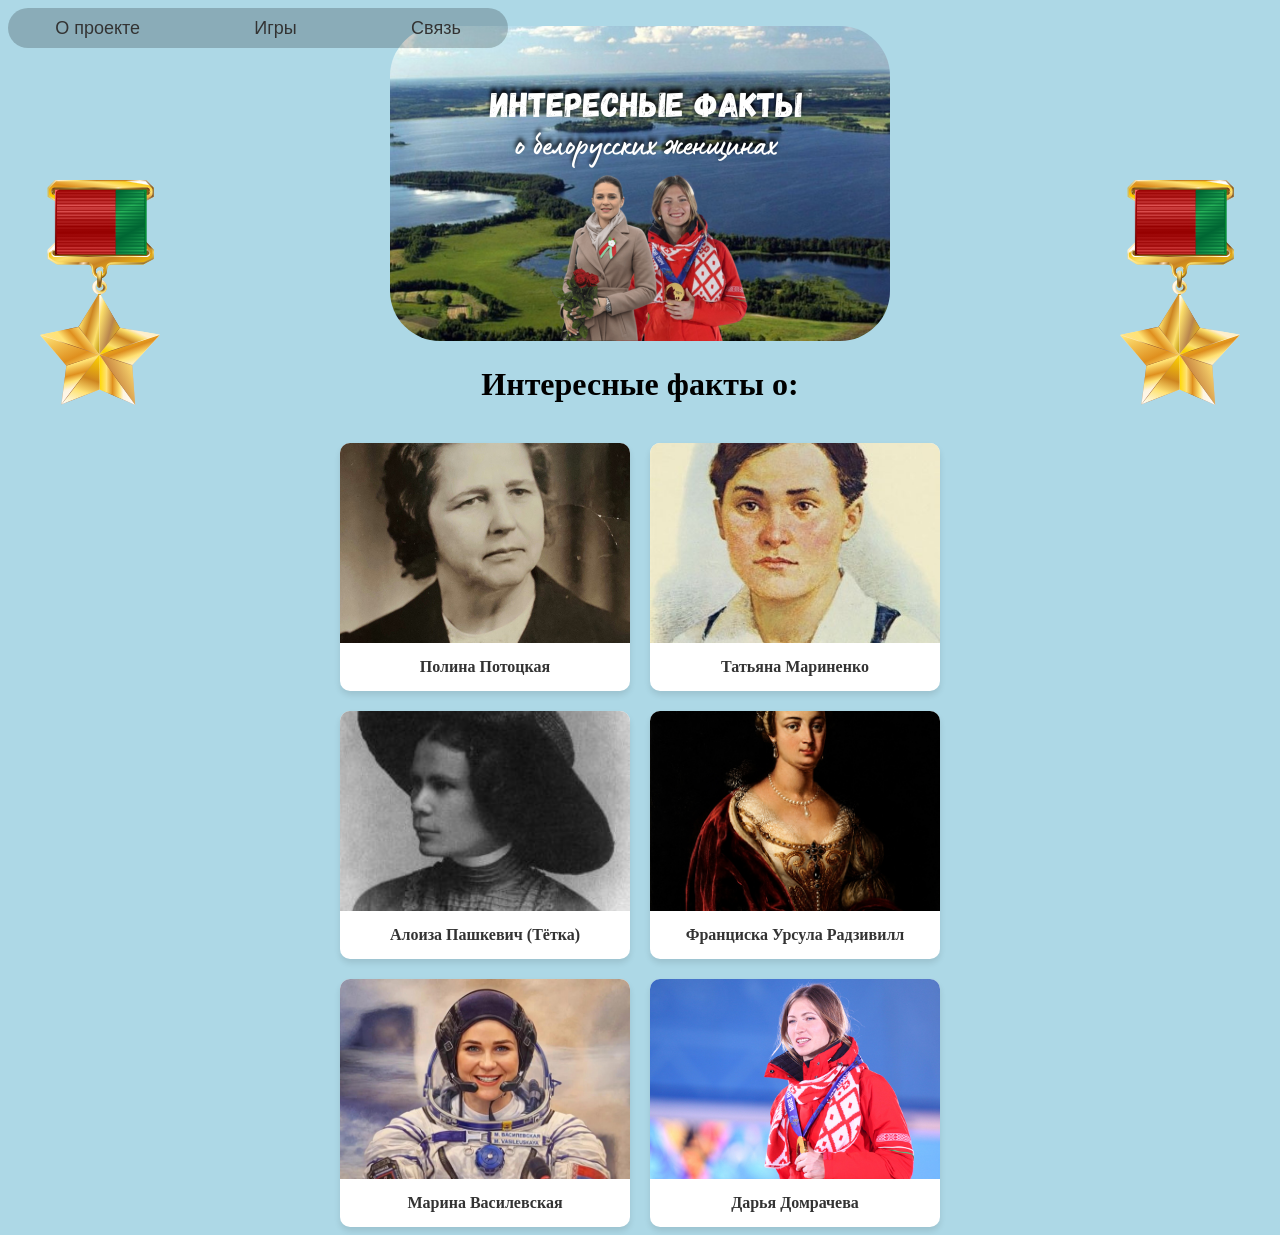
<file: index.html>
<!DOCTYPE html>
<html>
<head>
	<meta charset="utf-8">
	<meta name="viewport" content="width=device-width, initial-scale=1">
	<link rel="stylesheet" type="text/css" href="style.css">
	<title>Белорусские женщины</title>
</head>
<body>
<header class="header">
    <img src="img/1.svg" alt="Левый фонарь" class="lantern left">
    <img src="img/1.svg" alt="Правый фонарь" class="lantern right">

    <nav class="menu">
        <a class="a" href="o_proekte.html">О проекте</a> 
        <a class="a" href="games.html">Игры</a>
        <a class="a" href="svyaz.html">Связь</a>
    </nav>
</header>

  <br>

	<center><img src="img/70.png" class="img">
	<h1>Интересные факты о:</h1>
	<br>

	
<div class="grid-container" id="photoGrid">
        <!-- Ячейки будут добавлены через JavaScript -->
    </div>
	</center>
	<!-- Кнопка для открытия меню -->




</body>
<script src="js.js"></script>
</html>
</file>
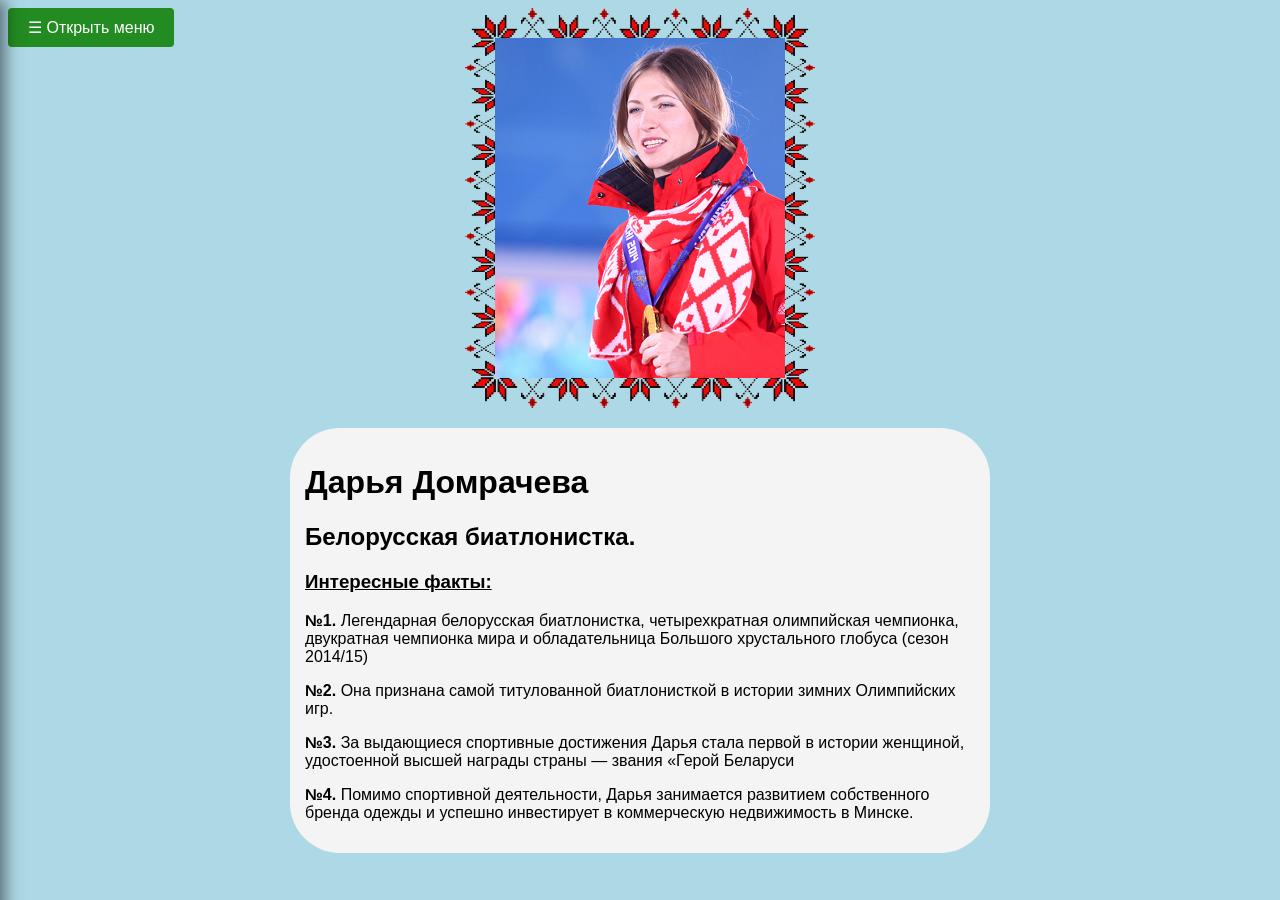
<file: DarDom.html>
<!DOCTYPE html>
<html>
<head>
	<meta charset="utf-8">
	<meta name="viewport" content="width=device-width, initial-scale=1">
	<link rel="stylesheet" type="text/css" href="polly.css">
	<title></title>
</head>
<body>
	 <title>Слайдер с текстом</title>
</head>
<body>
<header><button class="menu-open-btn">☰ Открыть меню</button>

<!-- Само выезжающее меню --><div class="side-menu" id="sideMenu">
  <button class="menu-close-btn">&times;</button>
  <nav class="menu-links">
    <a href="index.html">⬅Главная</a>
    <a href="#">О проекте</a>
    <a href="Games.html">Игры</a>
    
  </nav>
</div>

<!-- Затемнение заднего фона (оверлей) -->
<div class="menu-overlay" id="menuOverlay"></div></header>
<div class="container">
    <!-- Верхняя часть: Слайдер -->
    <div class="slider">
       <center> <div class="slides">
            <img src="img/5.jpg" class="active" alt="Фото 1">
            <img src="img/21.jpg" alt="Фото 2">
            <img src="img/22.jpg" alt="Фото 3">
            <img src="img/23.jpg" alt="Фото 4">
            <img src="img/24.jpg" alt="Фото 5">

        </div></center>
    </div>

    <!-- Нижняя часть: Постоянный текст -->
    <div class="static-text">
        <h1>Дарья Домрачева</h1>
        <h2>Белорусская биатлонистка.</h2>
        <h3><u>Интересные факты:</u></h3>
        <p><b>№1.</b> Легендарная белорусская биатлонистка, четырехкратная олимпийская чемпионка, двукратная чемпионка мира и обладательница Большого хрустального глобуса (сезон 2014/15)</p>
        <p><b>№2.</b> Она признана самой титулованной биатлонисткой в истории зимних Олимпийских игр.</p>
        <p><b>№3.</b> За выдающиеся спортивные достижения Дарья стала первой в истории женщиной, удостоенной высшей награды страны — звания «Герой Беларуси</p>
        <p><b>№4.</b> Помимо спортивной деятельности, Дарья занимается развитием собственного бренда одежды и успешно инвестирует в коммерческую недвижимость в Минске.</p>
    </div>
</div>

</body>
<script src="polly.js"></script>
</html>
</file>
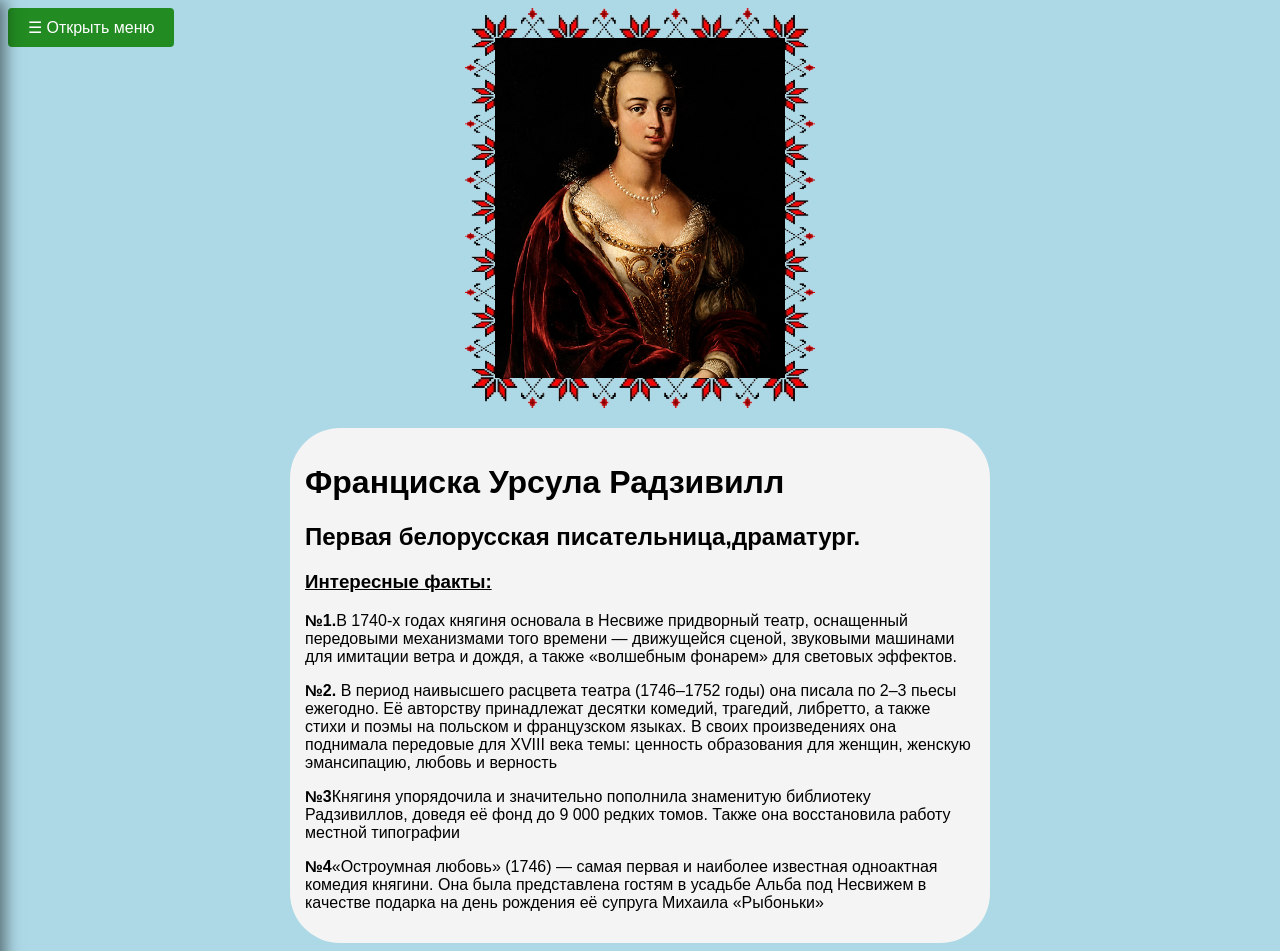
<file: FrUrsh.html>
<!DOCTYPE html>
<html>
<head>
	<meta charset="utf-8">
	<meta name="viewport" content="width=device-width, initial-scale=1">
	<link rel="stylesheet" type="text/css" href="polly.css">
	<title></title>
</head>
<body>
	 <title>Слайдер с текстом</title>
</head>
<body>
<header><button class="menu-open-btn">☰ Открыть меню</button>

<!-- Само выезжающее меню --><div class="side-menu" id="sideMenu">
  <button class="menu-close-btn">&times;</button>
  <nav class="menu-links">
    <a href="index.html">⬅Главная</a>
    <a href="#">О проекте</a>
    <a href="Games.html">Игры</a>
    
  </nav>
</div>

<!-- Затемнение заднего фона (оверлей) -->
<div class="menu-overlay" id="menuOverlay"></div></header>
<div class="container">
    <!-- Верхняя часть: Слайдер -->
    <div class="slider">
       <center> <div class="slides">
            <img src="img/16.jpg" class="active" alt="Фото 1">
            <img src="img/15.jpg" alt="Фото 2">
            <img src="img/14.jpg" alt="Фото 3">

        </div></center>
    </div>

    <!-- Нижняя часть: Постоянный текст -->
    <div class="static-text">
        <h1>Франциска Урсула Радзивилл</h1>
        <h2>Первая белорусская писательница,драматург.</h2>
        <h3><u>Интересные факты:</u></h3>
        <p><b>№1.</b>В 1740-х годах княгиня основала в Несвиже придворный театр, оснащенный передовыми механизмами того времени — движущейся сценой, звуковыми машинами для имитации ветра и дождя, а также «волшебным фонарем» для световых эффектов.</p>
        <p><b>№2.</b>  В период наивысшего расцвета театра (1746–1752 годы) она писала по 2–3 пьесы ежегодно. Её авторству принадлежат десятки комедий, трагедий, либретто, а также стихи и поэмы на польском и французском языках. В своих произведениях она поднимала передовые для XVIII века темы: ценность образования для женщин, женскую эмансипацию, любовь и верность</p>
        <p><b>№3</b>Княгиня упорядочила и значительно пополнила знаменитую библиотеку Радзивиллов, доведя её фонд до 9 000 редких томов. Также она восстановила работу местной типографии</p>
        <p><b>№4</b>«Остроумная любовь» (1746) — самая первая и наиболее известная одноактная комедия княгини. Она была представлена гостям в усадьбе Альба под Несвижем в качестве подарка на день рождения её супруга Михаила «Рыбоньки»</p>
    </div>
</div>

</body>
<script src="polly.js"></script>
</html>
</file>
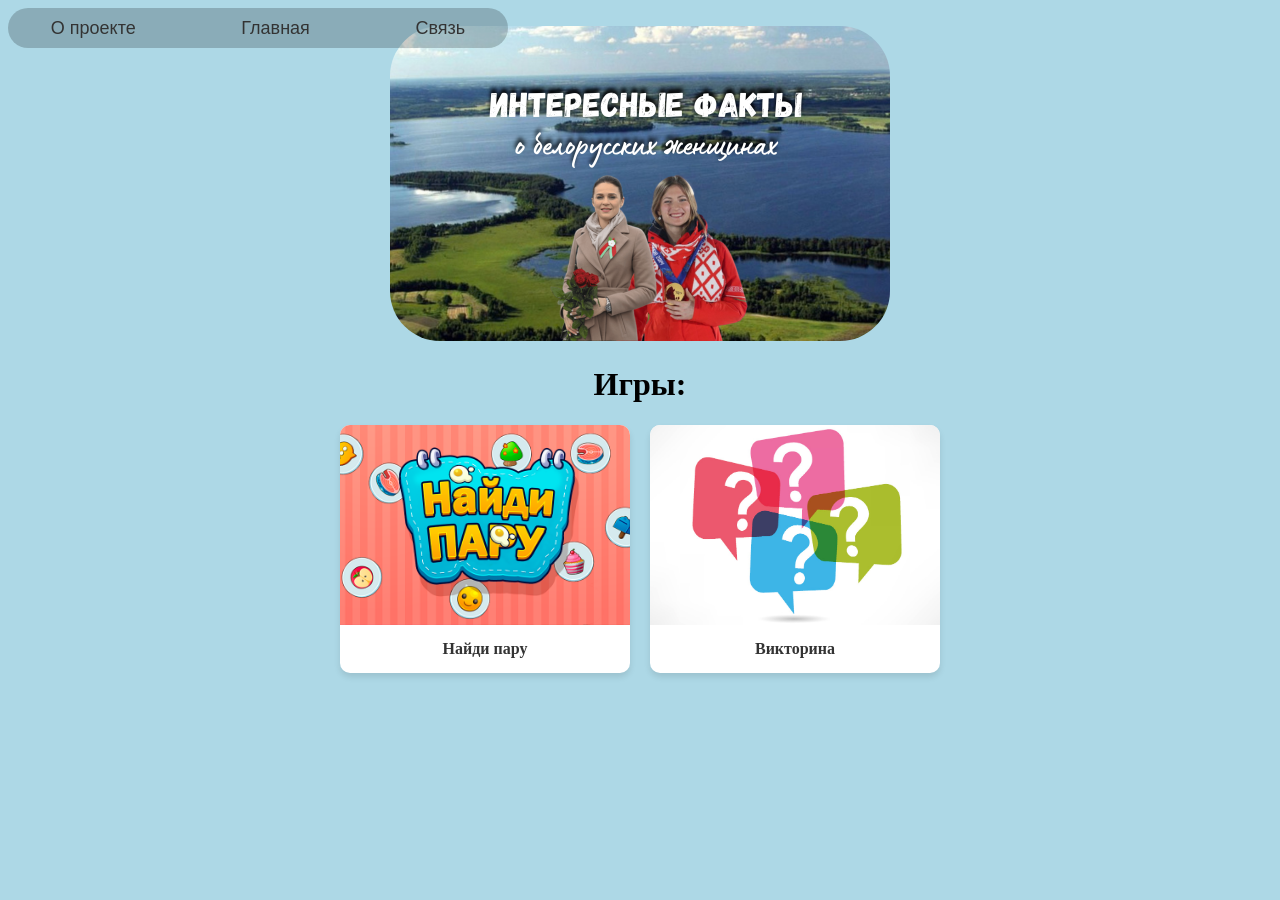
<file: games.html>
<!DOCTYPE html>
<html>
<head>
	<meta charset="utf-8">
	<meta name="viewport" content="width=device-width, initial-scale=1">
	<link rel="stylesheet" type="text/css" href="style.css">
	<title>Белорусские женщины</title>
</head>
<body>
	



<center>
<header class="menu">
		<a class="a"  href="">О проекте</a> 
		<a class="a"  href="index.html">Главная</a>
		<a class="a" href="svyaz.html">Связь</a>
	
  </header></center>
  <br>
	<center><img src="img/70.png" class="img">
	<h1>Игры:</h1>

	
<div class="grid-container" id="photoGrid">
        <!-- Ячейки будут добавлены через JavaScript -->
    </div>
	</center>
	<!-- Кнопка для открытия меню -->




</body>
<script src="games.js"></script>
</html>
</file>
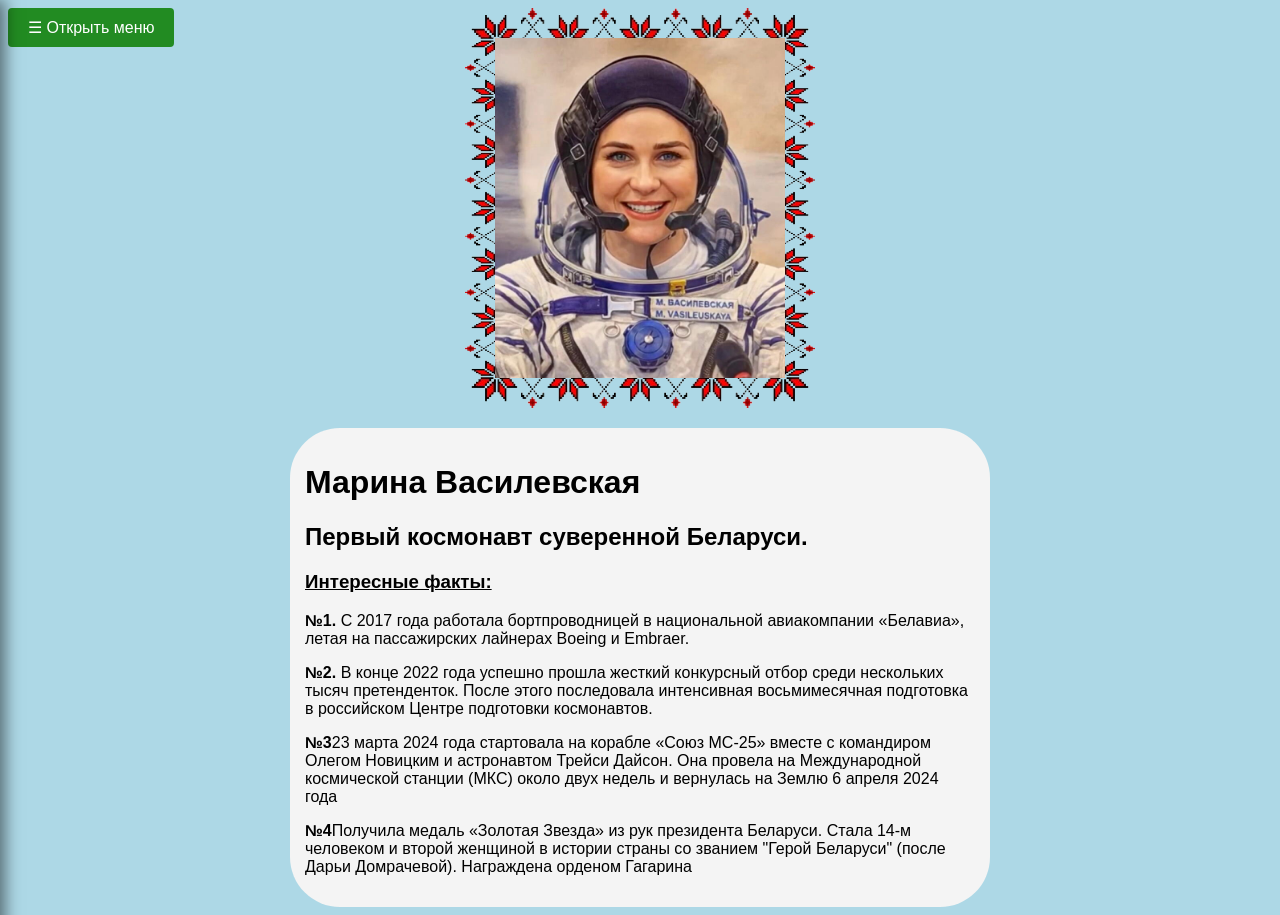
<file: MaryV.html>
<!DOCTYPE html>
<html>
<head>
	<meta charset="utf-8">
	<meta name="viewport" content="width=device-width, initial-scale=1">
	<link rel="stylesheet" type="text/css" href="polly.css">
	<title></title>
</head>
<body>
	 <title>Слайдер с текстом</title>
</head>
<body>
<header><button class="menu-open-btn">☰ Открыть меню</button>

<!-- Само выезжающее меню --><div class="side-menu" id="sideMenu">
  <button class="menu-close-btn">&times;</button>
  <nav class="menu-links">
    <a href="index.html">⬅Главная</a>
    <a href="#">О проекте</a>
    <a href="Games.html">Игры</a>
    
  </nav>
</div>

<!-- Затемнение заднего фона (оверлей) -->
<div class="menu-overlay" id="menuOverlay"></div></header>
<div class="container">
    <!-- Верхняя часть: Слайдер -->
    <div class="slider">
       <center> <div class="slides">
            <img src="img/4.jpg" class="active" alt="Фото 1">
            <img src="img/18.jpg" alt="Фото 2">
            <img src="img/19.jpg" alt="Фото 3">
            <img src="img/20.jpg" alt="Фото 4">

        </div></center>
    </div>

    <!-- Нижняя часть: Постоянный текст -->
    <div class="static-text">
        <h1>Марина Василевская</h1>
        <h2>Первый космонавт суверенной Беларуси.</h2>
        <h3><u>Интересные факты:</u></h3>
        <p><b>№1.</b> С 2017 года работала бортпроводницей в национальной авиакомпании «Белавиа», летая на пассажирских лайнерах Boeing и Embraer.</p>
        <p><b>№2.</b> В конце 2022 года успешно прошла жесткий конкурсный отбор среди нескольких тысяч претенденток. После этого последовала интенсивная восьмимесячная подготовка в российском Центре подготовки космонавтов.</p>
        <p><b>№3</b>23 марта 2024 года стартовала на корабле «Союз МС-25» вместе с командиром Олегом Новицким и астронавтом Трейси Дайсон. Она провела на Международной космической станции (МКС) около двух недель и вернулась на Землю 6 апреля 2024 года</p>
        <p><b>№4</b>Получила медаль «Золотая Звезда» из рук президента Беларуси. Стала 14-м человеком и второй женщиной в истории страны со званием "Герой Беларуси" (после Дарьи Домрачевой). Награждена орденом Гагарина</p>
    </div>
</div>

</body>
<script src="polly.js"></script>
</html>
</file>
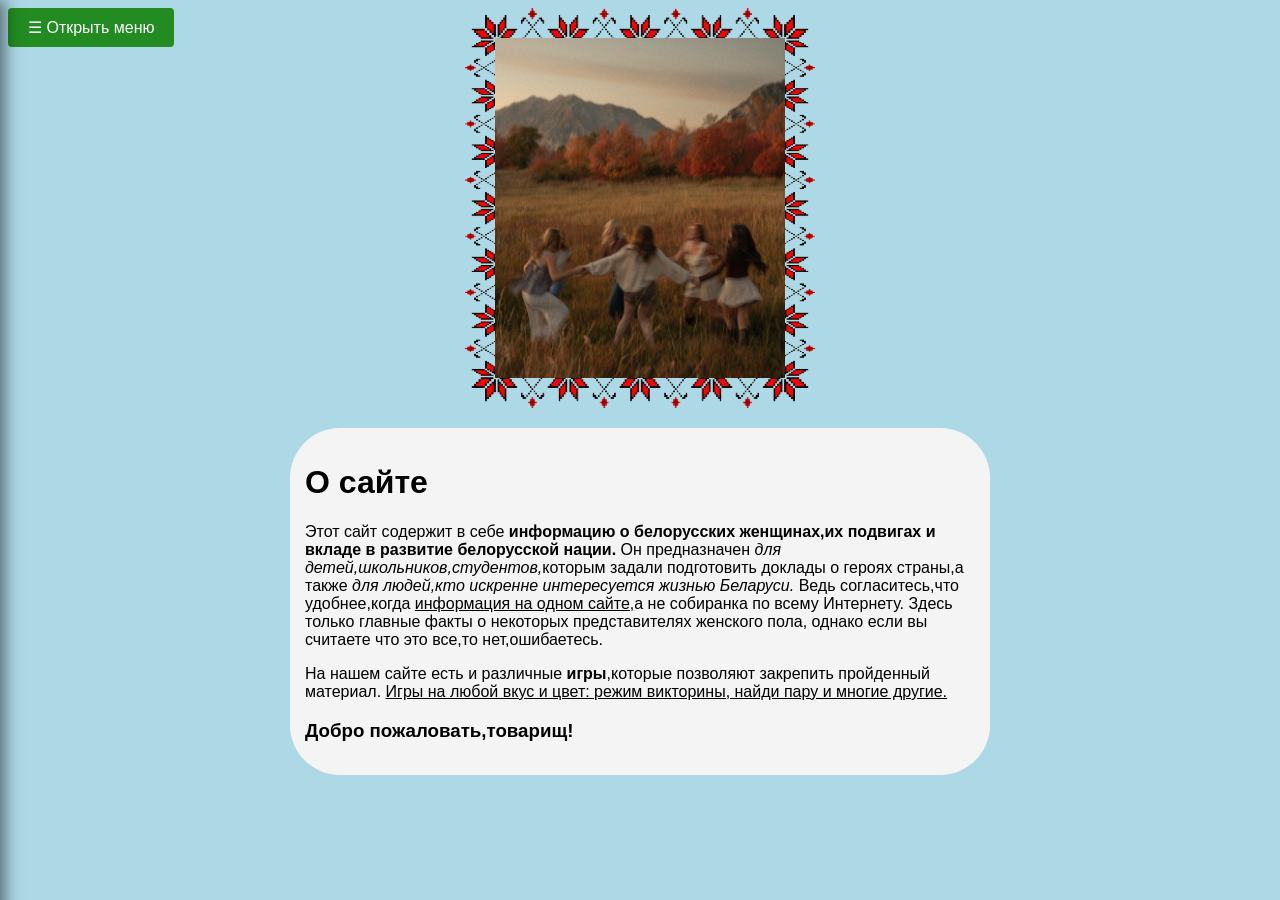
<file: o_proekte.html>
<!DOCTYPE html>
<html>
<head>
	<meta charset="utf-8">
	<meta name="viewport" content="width=device-width, initial-scale=1">
	<link rel="stylesheet" type="text/css" href="polly.css">
	<title></title>
</head>
<body>
	 <title>Слайдер с текстом</title>
</head>
<body>
<header><button class="menu-open-btn">☰ Открыть меню</button>

<!-- Само выезжающее меню --><div class="side-menu" id="sideMenu">
  <button class="menu-close-btn">&times;</button>
  <nav class="menu-links">
    <a href="index.html">⬅Главная</a>
    <a href="Games.html">Игры</a>
    <a class="a" href="svyaz.html">Связь</a>
    
  </nav>
</div>
<!-- Затемнение заднего фона (оверлей) -->
<div class="menu-overlay" id="menuOverlay"></div></header>
<div class="container">
    <!-- Верхняя часть: Слайдер -->
    <div class="slider">
       <center> <div class="slides">
            <img src="img/26.jpg" class="active" alt="Фото 1">
            <img src="img/27.jpg" alt="Фото 2">
            <img src="img/28.jpg" alt="Фото 3">
            <img src="img/29.jpg" alt="Фото 4">
            <img src="img/30.jpg" alt="Фото 5">
            <img src="img/31.jpg" alt="Фото 6">
            <img src="img/32.jpg" alt="Фото 7">

        </div></center>
    </div>


    <!-- Нижняя часть: Постоянный текст -->
    <div class="static-text">
        <h1>О сайте</h1>
        <p> Этот сайт содержит в себе <b>информацию о белорусских женщинах,их подвигах и вкладе в развитие белорусской нации.</b> Он предназначен <i>для детей,школьников,студентов,</i>которым задали подготовить доклады о героях страны,а также <i>для людей,кто искренне интересуется жизнью Беларуси.</i> Ведь согласитесь,что удобнее,когда <u>информация на одном сайте,</u>а не собиранка по всему Интернету. Здесь только главные факты о некоторых представителях женского пола, однако если вы считаете что это все,то нет,ошибаетесь.</p>
        <p>На нашем сайте есть и различные <b>игры</b>,которые позволяют закрепить пройденный материал. <u>Игры на любой вкус и цвет: режим викторины, найди пару и многие другие.</u> </p>
        <h3><b>Добро пожаловать,товарищ!</b></h3>
    </div>
</div>

</body>
<script src="polly.js"></script>
</html>
</file>
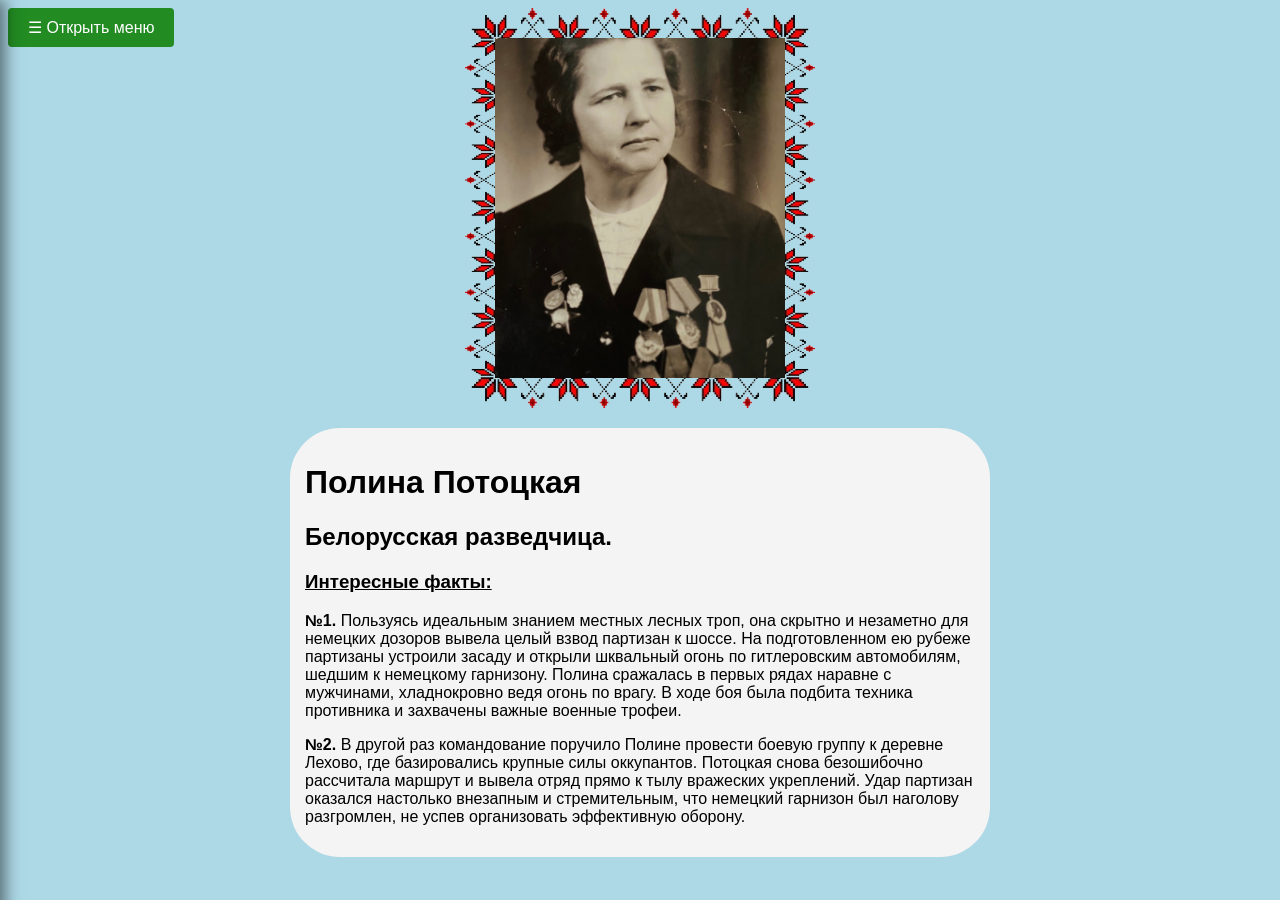
<file: Polly.html>
<!DOCTYPE html>
<html>
<head>
	<meta charset="utf-8">
	<meta name="viewport" content="width=device-width, initial-scale=1">
	<link rel="stylesheet" type="text/css" href="polly.css">
	<title></title>
</head>
<body>
	 <title>Слайдер с текстом</title>
</head>
<body>
<header><button class="menu-open-btn">☰ Открыть меню</button>

<!-- Само выезжающее меню --><div class="side-menu" id="sideMenu">
  <button class="menu-close-btn">&times;</button>
  <nav class="menu-links">
    <a href="index.html">⬅Главная</a>
    <a href="o_proekte.html">О проекте</a>
    <a href="Games.html">Игры</a>
    <a href="svyaz.html">Связь</a>
    
  </nav>
</div>
<!-- Затемнение заднего фона (оверлей) -->
<div class="menu-overlay" id="menuOverlay"></div>

</header>
<div class="container">
    <!-- Верхняя часть: Слайдер -->
    <div class="slider">
       <center> <div class="slides">
            <img src="img/6.jpg" class="active" alt="Фото 1">
            <img src="img/1.jpg" alt="Фото 2">
            <img src="img/7.jpg" alt="Фото 3">

        </div></center>
    </div>


    <!-- Нижняя часть: Постоянный текст -->
    <div class="static-text">
        <h1>Полина Потоцкая</h1>
        <h2>Белорусская разведчица.</h2>
        <h3><u>Интересные факты:</u></h3>
        <p><b>№1.</b>  Пользуясь идеальным знанием местных лесных троп, она скрытно и незаметно для немецких дозоров вывела целый взвод партизан к шоссе.  На подготовленном ею рубеже партизаны устроили засаду и открыли шквальный огонь по гитлеровским автомобилям, шедшим к немецкому гарнизону. Полина сражалась в первых рядах наравне с мужчинами, хладнокровно ведя огонь по врагу. В ходе боя была подбита техника противника и захвачены важные военные трофеи.</p>
        <p><b>№2.</b> В другой раз командование поручило Полине провести боевую группу к деревне Лехово, где базировались крупные силы оккупантов. Потоцкая снова безошибочно рассчитала маршрут и вывела отряд прямо к тылу вражеских укреплений. Удар партизан оказался настолько внезапным и стремительным, что немецкий гарнизон был наголову разгромлен, не успев организовать эффективную оборону.</p>
    </div>
</div>

</body>
<script src="polly.js"></script>
</html>
</file>
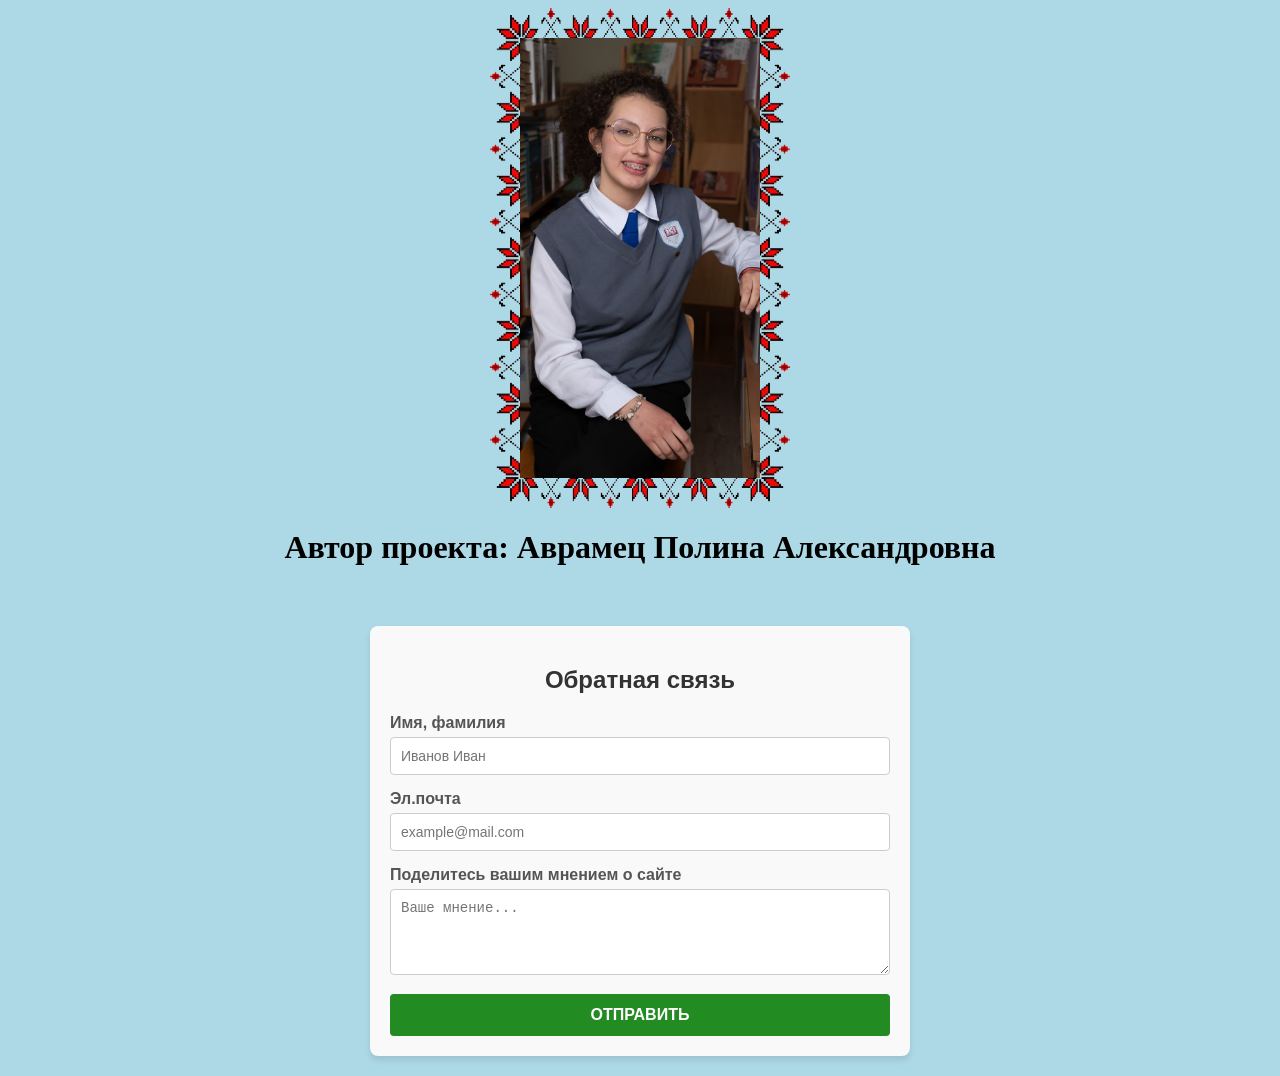
<file: svyaz.html>
<!DOCTYPE html>
<html>
<head>
	<meta charset="utf-8">
	<meta name="viewport" content="width=device-width, initial-scale=1">
	<link rel="stylesheet" type="text/css" href="svyaz.css">
	<title>Связь</title>
</head>
<body>
	<div class="slider">
       <center> <div class="slides">
            <img src="img/73.jpg" class="active" alt="Фото 1">
            <img src="img/72.jpg" alt="Фото 2">
            <img src="img/71.jpg" alt="Фото 3">

        </div></center>
    </div>
    <center>
    	<h1>Автор проекта: Аврамец Полина Александровна</h1>
    </center>
    <br>
   <div class="form-container">
   <center><h2>Обратная связь</h2></center>
  
  <!-- Замените action на ссылку на ваш будущий серверный скрипт или сервис -->
  <form id="order-form" action="send.php" method="POST"> 
    
    <div class="form-group">
      <label for="name">Имя, фамилия</label>
      <input type="text" id="name" name="username" placeholder="Иванов Иван" required>
    </div>
    
    <div class="form-group">
      <label for="post">Эл.почта</label>
      <!-- Исправлено: type="email" для корректной валидации -->
      <input type="email" id="post" name="email" placeholder="example@mail.com" required>
    </div>
    
    <div class="form-group">
      <label for="text">Поделитесь вашим мнением о сайте</label>
      <!-- Исправлено: textarea удобнее для ввода длинного текста -->
      <textarea id="text" name="message" placeholder="Ваше мнение..." rows="4" required></textarea>
    </div>
    
    <input type="submit" id="submit" value="ОТПРАВИТЬ">
  </form>
</div>

<script src="polly.js"></script>
</body>
</html>
</file>
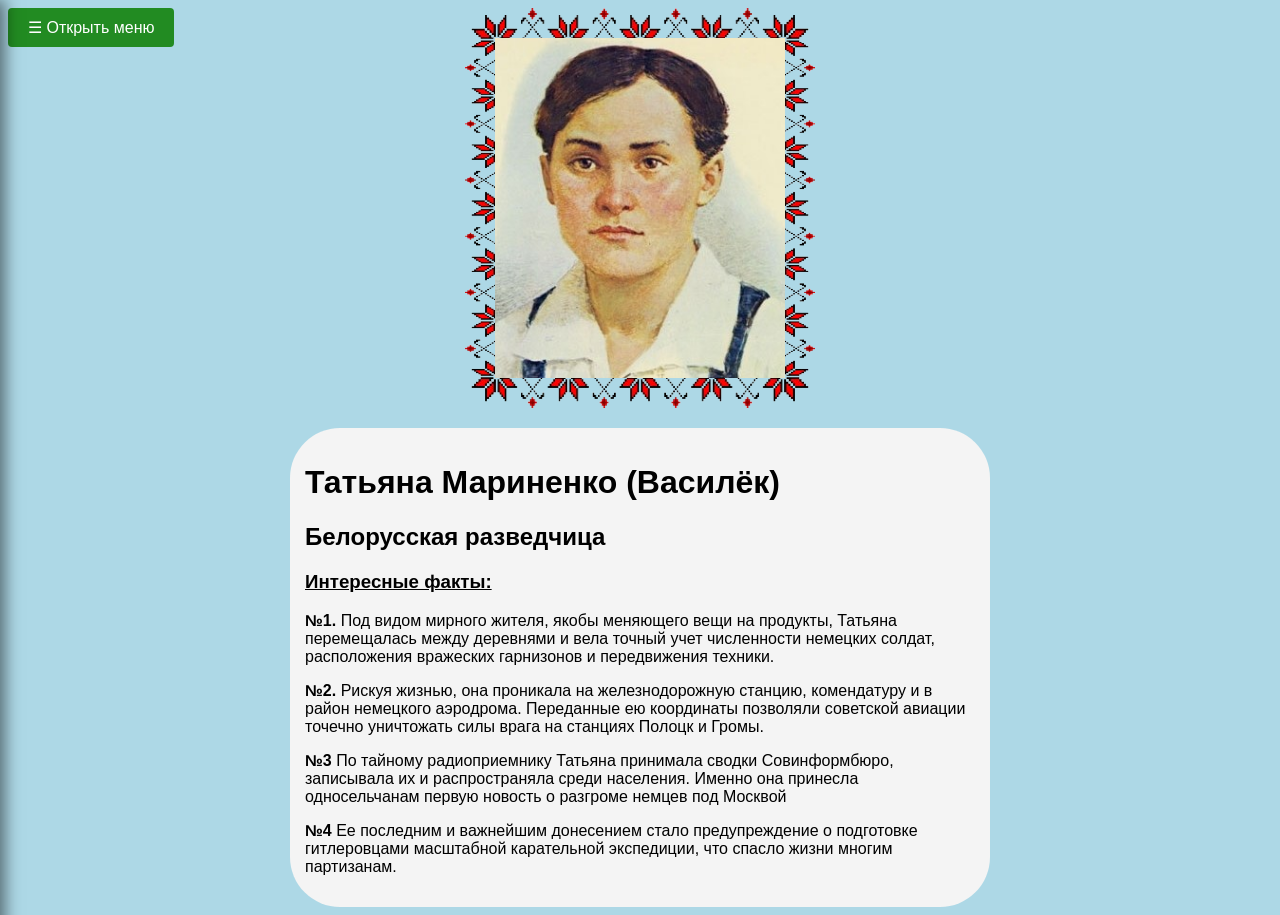
<file: TatyanaMa.html>
<!DOCTYPE html>
<html>
<head>
	<meta charset="utf-8">
	<meta name="viewport" content="width=device-width, initial-scale=1">
	<link rel="stylesheet" type="text/css" href="polly.css">
	<title></title>
</head>
<body>
	 <title>Слайдер с текстом</title>
</head>
<body>
<header><button class="menu-open-btn">☰ Открыть меню</button>

<!-- Само выезжающее меню --><div class="side-menu" id="sideMenu">
  <button class="menu-close-btn">&times;</button>
  <nav class="menu-links">
    <a href="index.html">⬅Главная</a>
    <a href="#">О проекте</a>
    <a href="Games.html">Игры</a>
    
  </nav>
</div>

<!-- Затемнение заднего фона (оверлей) -->
<div class="menu-overlay" id="menuOverlay"></div></header>
<div class="container">
    <!-- Верхняя часть: Слайдер -->
    <div class="slider">
       <center> <div class="slides">
            <img src="img/81.jpg" class="active" alt="Фото 1">
            <img src="img/3.jpg" alt="Фото 2">
            <img src="img/9.jpg" alt="Фото 3">

        </div></center>
    </div>

    <!-- Нижняя часть: Постоянный текст -->
    <div class="static-text">
        <h1>Татьяна Мариненко (Василёк)</h1>
        <h2>Белорусская разведчица</h2>
        <h3><u>Интересные факты:</u></h3>
        <p><b>№1.</b> Под видом мирного жителя, якобы меняющего вещи на продукты, Татьяна перемещалась между деревнями и вела точный учет численности немецких солдат, расположения вражеских гарнизонов и передвижения техники.</p>
        <p><b>№2.</b> Рискуя жизнью, она проникала на железнодорожную станцию, комендатуру и в район немецкого аэродрома. Переданные ею координаты позволяли советской авиации точечно уничтожать силы врага на станциях Полоцк и Громы.</p>
        <p><b>№3</b> По тайному радиоприемнику Татьяна принимала сводки Совинформбюро, записывала их и распространяла среди населения. Именно она принесла односельчанам первую новость о разгроме немцев под Москвой</p>
        <p><b>№4</b> Ее последним и важнейшим донесением стало предупреждение о подготовке гитлеровцами масштабной карательной экспедиции, что спасло жизни многим партизанам.</p>
    </div>
</div>

</body>
<script src="polly.js"></script>
</html>
</file>
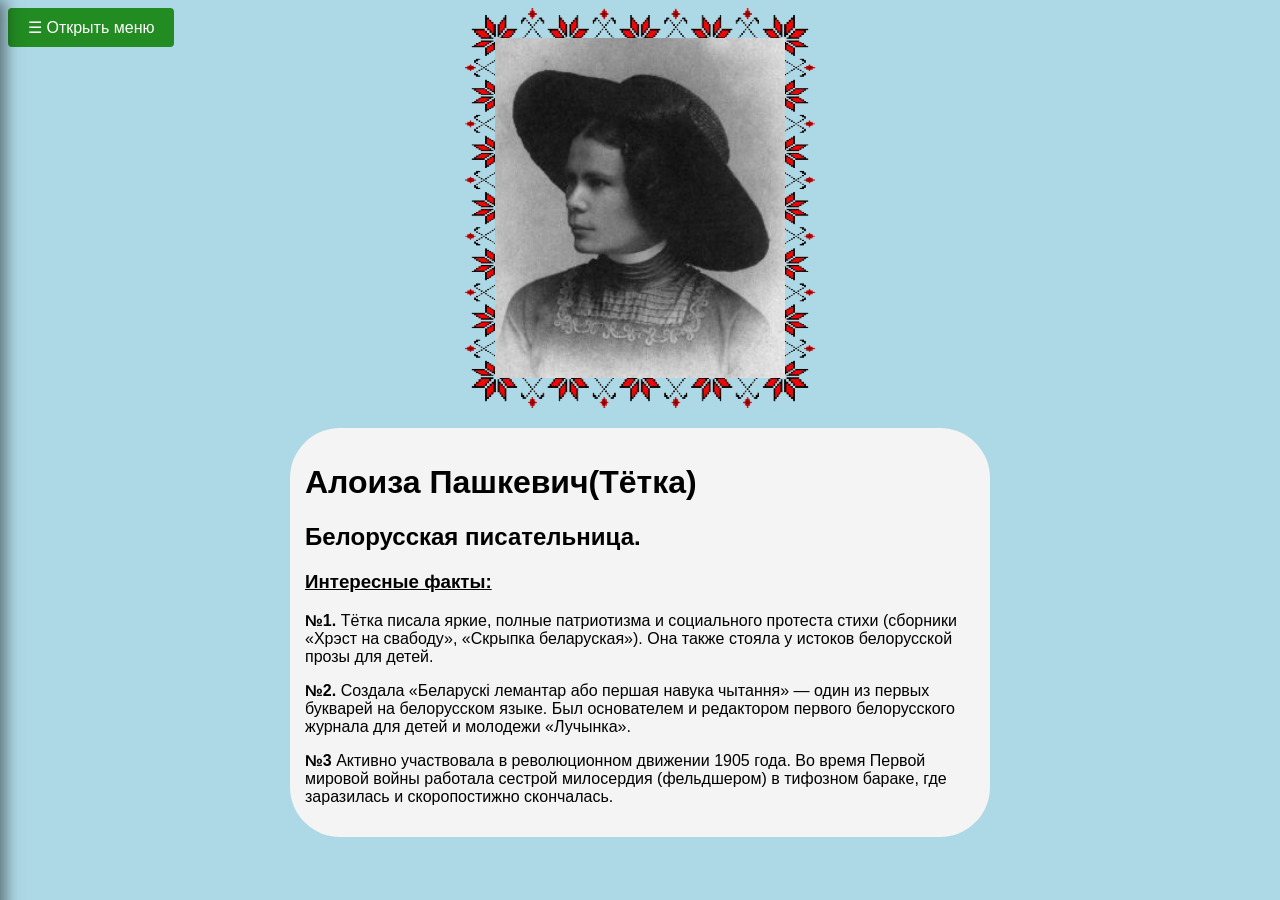
<file: tetka.html>
<!DOCTYPE html>
<html>
<head>
	<meta charset="utf-8">
	<meta name="viewport" content="width=device-width, initial-scale=1">
	<link rel="stylesheet" type="text/css" href="polly.css">
	<title></title>
</head>
<body>
	 <title>Слайдер с текстом</title>
</head>
<body>
<header><button class="menu-open-btn">☰ Открыть меню</button>

<!-- Само выезжающее меню --><div class="side-menu" id="sideMenu">
  <button class="menu-close-btn">&times;</button>
  <nav class="menu-links">
    <a href="index.html">⬅Главная</a>
    <a href="#">О проекте</a>
    <a href="Games.html">Игры</a>
    
  </nav>
</div>

<!-- Затемнение заднего фона (оверлей) -->
<div class="menu-overlay" id="menuOverlay"></div></header>
<div class="container">
    <!-- Верхняя часть: Слайдер -->
    <div class="slider">
       <center> <div class="slides">
            <img src="img/10.jpg" class="active" alt="Фото 1">
            <img src="img/11.jpg" alt="Фото 2">
            <img src="img/12.jpg" alt="Фото 3">
            <img src="img/13.jpg" alt="Фото 4">

        </div></center>
    </div>

    <!-- Нижняя часть: Постоянный текст -->
    <div class="static-text">
        <h1>Алоиза Пашкевич(Тётка)</h1>
        <h2>Белорусская писательница.</h2>
        <h3><u>Интересные факты:</u></h3>
        <p><b>№1.</b> Тётка писала яркие, полные патриотизма и социального протеста стихи (сборники «Хрэст на свабоду», «Скрыпка беларуская»). Она также стояла у истоков белорусской прозы для детей.</p>
        <p><b>№2.</b>  Создала «Беларускі лемантар або першая навука чытання» — один из первых букварей на белорусском языке. Был основателем и редактором первого белорусского журнала для детей и молодежи «Лучынка».</p>
        <p><b>№3</b> Активно участвовала в революционном движении 1905 года. Во время Первой мировой войны работала сестрой милосердия (фельдшером) в тифозном бараке, где заразилась и скоропостижно скончалась.</p>
    </div>
</div>

</body>
<script src="polly.js"></script>
</html>
</file>
<file: style.css>
body {
            font-family: Georgia;
            background-color: #ADD8E6;
            text-decoration-color: #4E5452;
           
            
}
.menu{
  display: flex;
  justify-content: space-around;
  gap: 20px;
  
  background-color: rgba(0, 0, 0, 0.2);
  border-radius: 40px;
  width: 500px;
  height: 40px;
  position: fixed;
}
.a{
  display: flex;
  justify-content: center;
  align-items: center;
  text-decoration: none;
  color: black;
  transition: 1s;

}
.a:hover{
  transition: 1s;
  color: #008B8B;

}

 



        /* Контейнер сетки */
        .grid-container {
            display: grid;
            grid-template-columns: repeat(auto-fill, minmax(200px, 1fr));
            gap: 20px;
            width: 100%;
            height: 100%;
            max-width: 600px;
            max-height: 800px;
            grid-template-columns: repeat(2, 1fr); /* строго 2 колонки */

        }

        /* Стили ячейки */
        .grid-item {
            background-color: white;
            border-radius: 10px;
            overflow: hidden;
            box-shadow: 0 4px 6px rgba(0,0,0,0.1);
            transition: transform 0.3s ease, box-shadow 0.3s ease;
            cursor: pointer;
            text-decoration: none; /* Убираем подчеркивание для ссылок */
            color: #333;
            display: block;
        }

        /* Эффект при наведении */
        .grid-item:hover {
            transform: translateY(-5px);
            box-shadow: 0 8px 15px rgba(0,0,0,0.2);
        }

        /* Стили изображения */
        .grid-item img {
            width: 100%;
            height: 200px;
            object-fit: cover; /* Фото не растягивается, а обрезается под размер */
            display: block;
        }

        /* Подпись под фото */
        .item-title {
            padding: 15px;
            font-size: 16px;
            font-weight: bold;
            text-align: center;
        }
       .img{
       
       	border-radius: 50px;

       }
}
}

/* Контейнер для шапки */
.header {
    position: relative;       /* Родоначальник координат для фонарей */
    min-height: 150px;        /* Минимальная высота, чтобы фонари помещались */
    display: flex;
    justify-content: center;  /* Центрирует меню по горизонтали */
    align-items: center;      /* Центрирует меню по вертикали */
    padding: 20px 0;
    overflow: hidden; 
    position: fixed;        /* Чтобы фонари не создавали полосу прокрутки */
}


/* Общие стили для фонарей */
.lantern {
    position: absolute;
    top: 20%;                 /* Начальное положение сверху */
    width: 120px;             /* Увеличенный размер фонарей (настройте под себя) */
    height: auto;
    
    /* Подключение анимации: название, длительность, бесконечно, плавно туда-обратно */
    animation: floatLantern 8s ease-in-out infinite alternate;
}

/* Левый фонарь прижимаем влево */
.lantern.left {
    left: 40px;               /* Отступ от левого края */
}

/* Правый фонарь прижимаем вправо */
.lantern.right {
    right: 40px;              /* Отступ от правого края */
    animation-delay: 0.5s;    /* Небольшая задержка, чтобы они двигались не строго синхронно */
}

/* Стили для ссылок меню */
.menu .a {
    font-size: 18px;
    margin: 0 20px;
    text-decoration: none;
    color: #333;
    font-family: sans-serif;
    transition: color 0.3s;
}

.menu .a:hover {
    color: #007bff;           /* Цвет при наведении */
}

/* Плавная анимация движения вверх-вниз */
@keyframes floatLantern {
    0% {
        transform: translateY(0);
    }
    50% {
        transform: translateY(-1rem);
    }
    100% {
        transform: translateY(0);
    }
}

nav{
    
    display: flex;
    justify-content: center;
    align-items: center;
}

@media only screen and(max-width: 1020px);
</file>
<file: polly.css>
body{
    background: #ADD8E6 ;

}
/* Общие настройки для меню */
.side-menu {
  position: fixed;
  top: 0;
  left: 0;
  width: 300px;
  height: 100%;
  background-color: #1a1a1a;
  z-index: 1000;
  padding: 40px 20px;
  box-shadow: 5px 0 15px rgba(0, 0, 0, 0.5);
  
  /* Плавность анимации */
  transition: transform 0.4s ease-in-out;
  /* Изначально меню скрыто слева за экраном */
  transform: translateX(-100%); 
}

/* КЛАСС-ТРИГГЕР: когда он добавлен, меню выезжает */
.side-menu.open {
  transform: translateX(0);
}

/* Стили ссылок внутри меню */
.menu-links a {
  display: block;
  color: #ffffff;
  text-decoration: none;
  font-size: 20px;
  padding: 15px 0;
  border-bottom: 1px solid #333;
  transition: color 0.2s;
}

.menu-links a:hover {
  color: #00bcd4;
}

/* Кнопка закрытия (крестик) */
.menu-close-btn {
  position: absolute;
  top: 15px;
  right: 20px;
  background: none;
  border: none;
  color: #fff;
  font-size: 35px;
  cursor: pointer;
  line-height: 1;
}

/* Затемняющий фон (оверлей) */
.menu-overlay {
  position: fixed;
  top: 0;
  left: 0;
  width: 100%;
  height: 100%;
  background: rgba(0, 0, 0, 0.6);
  z-index: 999;
  opacity: 0;
  pointer-events: none;
  transition: opacity 0.4s ease-in-out;
}

/* Показываем оверлей, когда меню открыто */
.menu-overlay.open {
  opacity: 1;
  pointer-events: auto;
}

/* Кнопка открытия меню на самом сайте */
.menu-open-btn {
  padding: 10px 20px;
  font-size: 16px;
  cursor: pointer;
  background-color: #228B22;
  color: white;
  border: none;
  border-radius: 4px;
  position: fixed;

}
 .container {
            max-width: 700px;
            margin: 0 auto;
            font-family: sans-serif;

        }

        /* Окно слайдера */
 .slider {
            position: relative;
            width: 50%;
            height: 400px;
            overflow: hidden;
            border-radius: 10px;
            margin: 0 auto;


        }

        /* Сами фотографии */
.slides img {
            position: absolute;
            top: 0;
            left: 0;
            width: 100%;
            height: 100%;
            object-fit: cover;
            opacity: 0;
            transition: opacity 0.8s ease-in-out;



        }

        /* Класс для активного фото */
.slides img.active {
            opacity: 1;
        }


        

        /* Стили для неподвижного текста */
.static-text {
            margin-top: 20px;
            padding: 15px;
            background: #f4f4f4;
            border-radius: 50px;
        }



/* CSS-стили */
.slider {
  /* 1. Обязательно задаем базовую прозрачную рамку и её толщину */
  border: 30px solid transparent; 
  
  /* 2. Указываем путь к картинке-рамке, шаг нарезки (slice) и тип повторения */
  border-image: url('img/69.png') 30 round; 
  
  /* Дополнительно: внутренний отступ, чтобы слайды не наезжали на рамку */
  padding: 20px; 
  box-sizing: border-box;
}
</file>
<file: svyaz.css>
body{
    background: #ADD8E6;

}
.side-menu {
  position: fixed;
  top: 0;
  left: 0;
  width: 300px;
  height: 100%;
  background-color:#1a1a1a ;
  z-index: 1000;
  padding: 40px 20px;
  box-shadow: 5px 0 15px rgba(0, 0, 0, 0.5);
  
  /* Плавность анимации */
  transition: transform 0.4s ease-in-out;
  /* Изначально меню скрыто слева за экраном */
  transform: translateX(-100%); 
}

/* КЛАСС-ТРИГГЕР: когда он добавлен, меню выезжает */
.side-menu.open {
  transform: translateX(0);
}

/* Стили ссылок внутри меню */
.menu-links a {
  display: block;
  color: #ffffff;
  text-decoration: none;
  font-size: 20px;
  padding: 15px 0;
  border-bottom: 1px solid #333;
  transition: color 0.2s;
}

.menu-links a:hover {
  color: #00bcd4;
}

/* Кнопка закрытия (крестик) */
.menu-close-btn {
  position: absolute;
  top: 15px;
  right: 20px;
  background: none;
  border: none;
  color: #fff;
  font-size: 35px;
  cursor: pointer;
  line-height: 1;
}

/* Затемняющий фон (оверлей) */
.menu-overlay {
  position: fixed;
  top: 0;
  left: 0;
  width: 100%;
  height: 100%;
  background: rgba(0, 0, 0, 0.6);
  z-index: 999;
  opacity: 0;
  pointer-events: none;
  transition: opacity 0.4s ease-in-out;
}

/* Показываем оверлей, когда меню открыто */
.menu-overlay.open {
  opacity: 1;
  pointer-events: auto;
}

/* Кнопка открытия меню на самом сайте */
.menu-open-btn {
  padding: 10px 20px;
  font-size: 16px;
  cursor: pointer;
  background-color:#228B22;
  color: white;
  border: none;
  border-radius: 4px;
  position: fixed;

}

.container {
            max-width: 700px;
            margin: 0 auto;
            font-family: sans-serif;

        }

        /* Окно слайдера */
 .slider {
            position: relative;
            width: 300px;
            height: 500px;
            overflow: hidden;
            border-radius: 10px;
            margin: 0 auto;


        }

        /* Сами фотографии */
.slides img {
            position: absolute;
            top: 0;
            left: 0;
            width: 100%;
            height: 100%;
            object-fit: cover;
            opacity: 0;
            transition: opacity 0.8s ease-in-out;



        }

        /* Класс для активного фото */
.slides img.active {
            opacity: 1;
        }


        

        /* Стили для неподвижного текста */
.static-text {
            margin-top: 20px;
            padding: 15px;
            background: #f4f4f4;
            border-radius: 50px;
        }



/* CSS-стили */
.slider {
  /* 1. Обязательно задаем базовую прозрачную рамку и её толщину */
  border: 30px solid transparent; 
  
  /* 2. Указываем путь к картинке-рамке, шаг нарезки (slice) и тип повторения */
  border-image: url('img/69.png') 30 round; 
  
  /* Дополнительно: внутренний отступ, чтобы слайды не наезжали на рамку */
  padding: 20px; 
  box-sizing: border-box;
}
/* Контейнер формы по центру */
.form-container {
  max-width: 500px;
  margin: 20px auto;
  padding: 20px;
  background-color: #f9f9f9;
  border-radius: 8px;
  box-shadow: 0 4px 6px rgba(0,0,0,0.1);
  font-family: Arial, sans-serif;
}

.form-container h2 {
  text-align: center;
  color: #333;
}

/* Группировка полей */
.form-group {
  margin-bottom: 15px;
}

/* Стили для подписей */
.form-container label {
  display: block;
  margin-bottom: 5px;
  font-weight: bold;
  color: #555;
}

/* Делаем поля адаптивными по ширине */
.form-container input[type="text"],
.form-container input[type="email"],
.form-container textarea {
  width: 100%;
  padding: 10px;
  border: 1px solid #ccc;
  border-radius: 4px;
  box-sizing: border-box; /* Чтобы padding не ломал ширину */
  font-size: 14px;
}

/* Эффект при клике на поле */
.form-container input:focus,
.form-container textarea:focus {
  border-color: #007BFF;
  outline: none;
}

/* Кнопка отправки */
.form-container input[type="submit"] {
  width: 100%;
  padding: 12px;
  background-color: #228B22;
  color: white;
  border: none;
  border-radius: 4px;
  font-weight: bold;
  cursor: pointer;
  font-size: 16px;
  transition: background 0.3s;
}

.form-container input[type="submit"]:hover {
  background-color: #0056b3;
}
</file>
